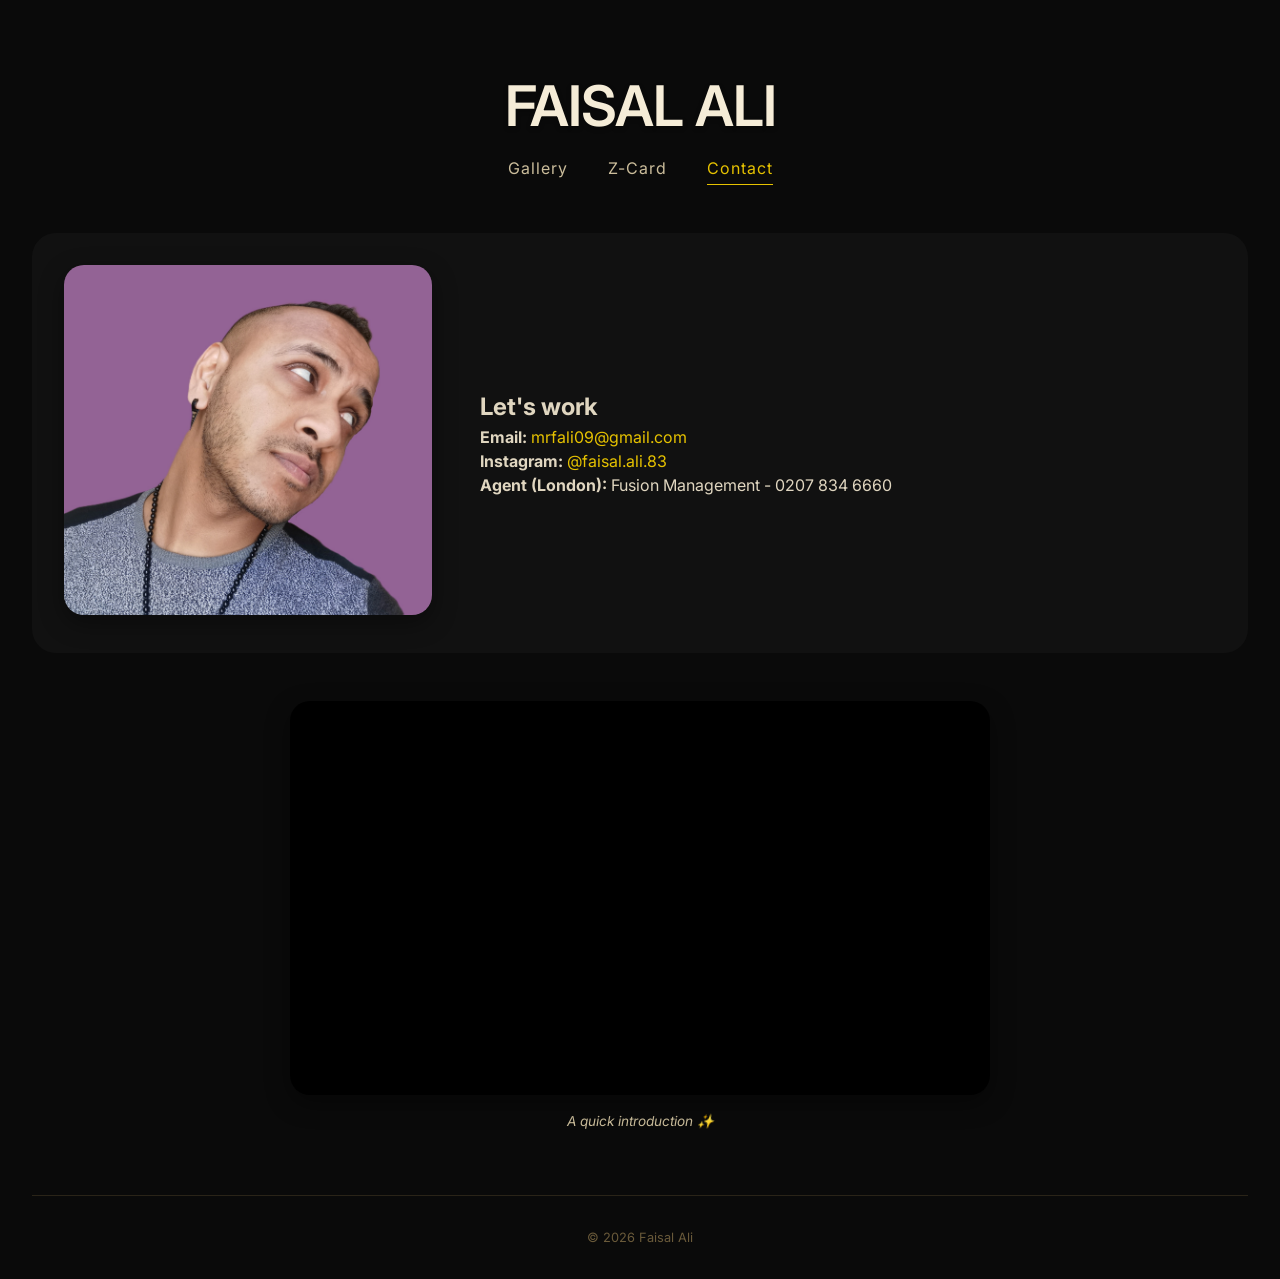
<file: contact.html>
<!DOCTYPE html>
<html lang="en">
<head>
    <meta charset="UTF-8">
    <meta name="viewport" content="width=device-width, initial-scale=1.0">
    <title>Contact | Faisal Ali</title>
    <link rel="stylesheet" href="style.css">
    <link rel="icon" type="image/png" href="DaLogo.png">
</head>
<body class="contact-page">
    <div class="container">
        <div class="hero-center">
            <h1 class="name"><a href="index.html">Faisal Ali</a></h1>
            <nav class="main-nav">
                <a href="gallery.html">Gallery</a>
                <a href="zcard.html">Z-Card</a>
                <a href="contact.html" class="active">Contact</a>
            </nav>
        </div>
        
        <div class="contact-layout">
            <div class="contact-photo">
                <img src="photos/40.jpg" alt="Faisal Ali">
            </div>
            
            <div class="contact-info">
                <h2>Let's work</h2>
                <p><strong>Email:</strong> <a href="mailto:mrfali09@gmail.com">mrfali09@gmail.com</a></p>
                <p><strong>Instagram:</strong> <a href="https://www.instagram.com/faisal.ali.83" target="_blank">@faisal.ali.83</a></p>
                <p><strong>Agent (London):</strong> Fusion Management - 0207 834 6660</p>
            </div>
        </div>

        <!-- NEW: Video section -->
        <div class="video-section">
            <div class="video-wrapper">
                <iframe 
                    src="https://www.youtube.com/embed/1eJeyMJbjGw?si=erMWsiSszv361VxA" 
                    title="YouTube video player" 
                    frameborder="0" 
                    allow="accelerometer; autoplay; clipboard-write; encrypted-media; gyroscope; picture-in-picture; web-share" 
                    referrerpolicy="strict-origin-when-cross-origin" 
                    allowfullscreen>
                </iframe>
            </div>
            <p class="video-caption">A quick introduction ✨</p>
        </div>

        <footer>
            <p>© 2026 Faisal Ali</p>
        </footer>
    </div>
    <script src="script.js"></script>
</body>
</html>
</file>
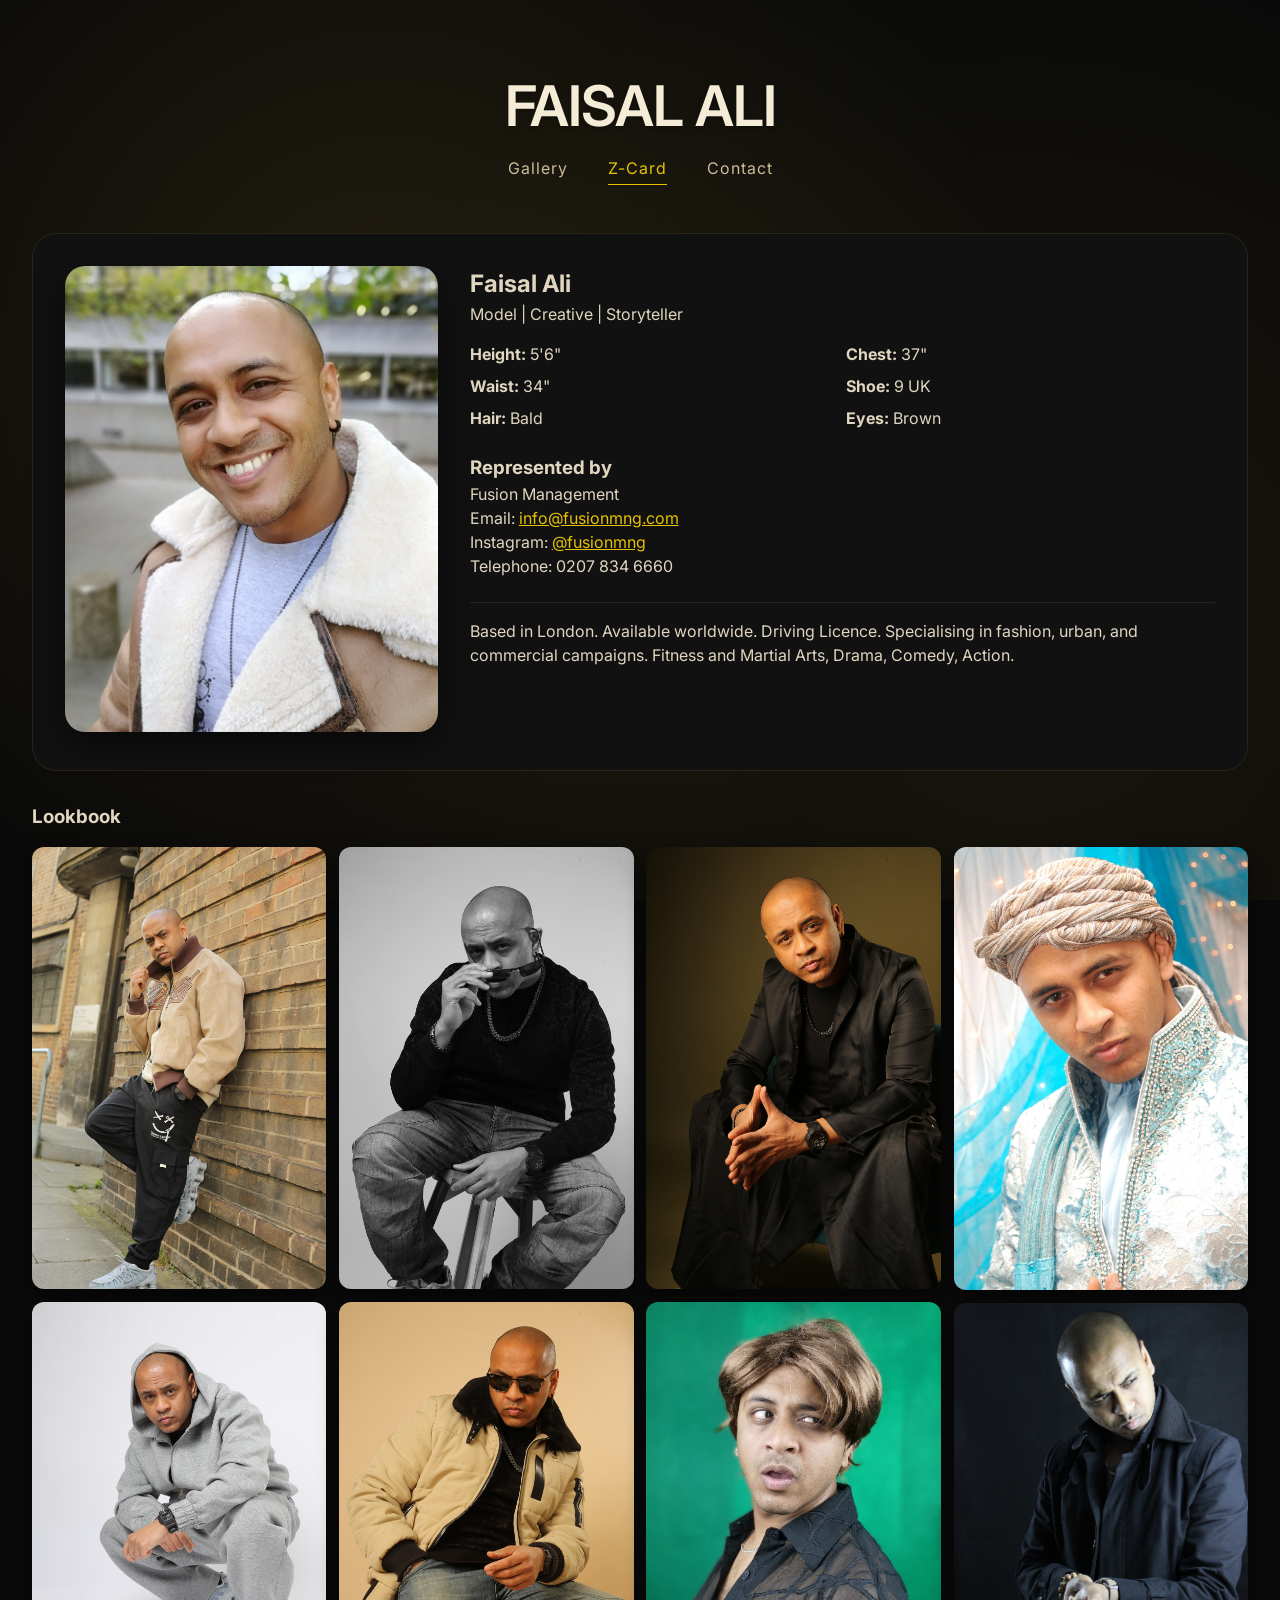
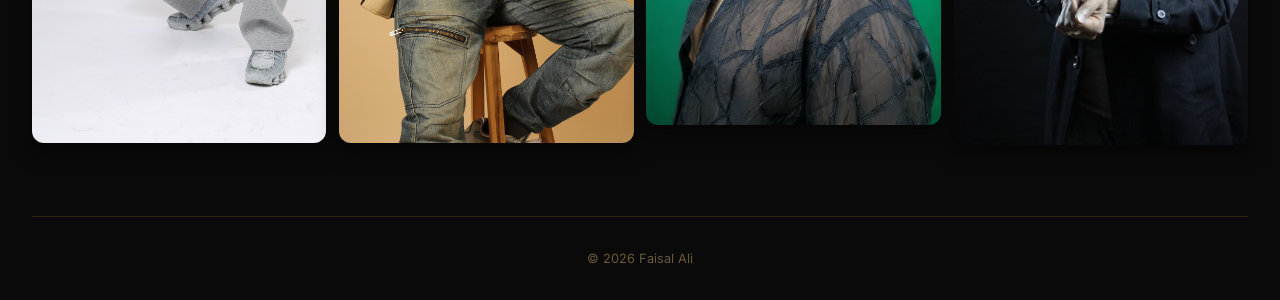
<file: zcard.html>
<!DOCTYPE html>
<html lang="en">
<head>
    <meta charset="UTF-8">
    <meta name="viewport" content="width=device-width, initial-scale=1.0">
    <title>Faisal Ali | Z-Card</title>
    <link rel="stylesheet" href="style.css">
    <link rel="icon" type="image/png" href="DaLogo.png">
</head>
<body class="zcard-page">
    <div class="container">
        <div class="hero-center">
            <h1 class="name"><a href="index.html">Faisal Ali</a></h1>
            <nav class="main-nav">
                <a href="gallery.html">Gallery</a>
                <a href="zcard.html" class="active">Z-Card</a>
                <a href="contact.html">Contact</a>
            </nav>
        </div>

        <div class="zcard">
            <div class="zcard-left">
                <img src="photos/38.jpg" alt="Faisal Ali" class="zcard-photo">
                <!-- You can change the photo path later -->
            </div>
            <div class="zcard-right">
                <h2>Faisal Ali</h2>
                <p class="tagline">Model | Creative | Storyteller</p>
                <div class="stats">
                    <div><strong>Height:</strong> 5'6"</div>
                    <div><strong>Chest:</strong> 37"</div>
                    <div><strong>Waist:</strong> 34"</div>
                    <div><strong>Shoe:</strong> 9 UK</div>
                    <div><strong>Hair:</strong> Bald</div>
                    <div><strong>Eyes:</strong> Brown</div>
                </div>
                <div class="agency">
                    <h3>Represented by</h3>
                    <p>Fusion Management</p>
                    <p>Email: <a href="mailto:info@fusionmng.com">info@fusionmng.com</a></p>
                    <p>Instagram: <a href="https://www.instagram.com/fusionmng" target="_blank">@fusionmng</a></p>
                    <p>Telephone: 0207 834 6660</p>
                </div>
                <div class="bio">
                    <p>Based in London. Available worldwide. Driving Licence. Specialising in fashion, urban, and commercial campaigns. Fitness and Martial Arts, Drama, Comedy, Action.</p>
                </div>
            </div>
        </div>

        <!-- Small gallery strip for Z-card (optional) -->
        <div class="zcard-strip">
            <h3>Lookbook</h3>
            <div class="mini-masonry" id="mini-gallery"></div>
        </div>

        <footer>
            <p>© 2026 Faisal Ali</p>
        </footer>
    </div>
    <script src="script.js"></script>
</body>
</html>
</file>
<file: style.css>
@import url('https://fonts.googleapis.com/css2?family=Inter:opsz,wght@14..32,300;14..32,400;14..32,600&display=swap');

/* HOMEPAGE COLLAGE STYLES */
.home-page {
    overflow-x: hidden;
}

.collage-bg {
    position: fixed;
    top: 0;
    left: 0;
    width: 100%;
    height: 100%;
    z-index: 0;
    overflow: hidden;
}

.collage-item {
    position: absolute;
    opacity: 0.85 !important;  /* Force visibility */
    animation: fadeInScale 0.8s ease-out forwards;
    cursor: pointer;
    transition: transform 0.3s, z-index 0s;
    border-radius: 12px;
    overflow: hidden;
    box-shadow: 0 8px 25px rgba(0,0,0,0.3);
}

.collage-item:hover {
    transform: scale(1.05) rotate(0deg) !important;
    z-index: 100;
    opacity: 1 !important;
}

.collage-item img {
    width: 100%;
    height: 100%;
    object-fit: cover;
    display: block;
    transition: transform 0.5s;
}

/* Make sure overlay doesn't block clicks */
.collage-overlay {
    position: fixed;
    top: 0;
    left: 0;
    width: 100%;
    height: 100%;
    background: radial-gradient(circle at 50% 50%, rgba(230,194,0,0.08) 0%, rgba(0,0,0,0.85) 70%);
    z-index: 1;
    pointer-events: none;
}

.name a {
    color: #f5ecd7;
    text-decoration: none;
    transition: color 0.3s ease;
}

.name a:hover {
    color: #e6c200;
}

/* Warm caramel glow for all inner pages */
.gallery-page .container,
.zcard-page .container,
.contact-page .container {
    position: relative;
    z-index: 2;
}

.gallery-page::before,
.zcard-page::before {
    content: '';
    position: fixed;
    top: 0;
    left: 0;
    width: 100%;
    height: 100%;
    background: radial-gradient(circle at 30% 40%, rgba(210, 170, 50, 0.12) 0%, transparent 60%),
                radial-gradient(circle at 80% 70%, rgba(210, 170, 50, 0.08) 0%, transparent 60%);
    pointer-events: none;
    z-index: 0;
}

.home-hero {
    position: fixed;
    top: 50%;
    left: 50%;
    transform: translate(-50%, -50%);
    text-align: center;
    z-index: 2;
    width: 100%;
    padding: 2rem;
}

.home-name {
    font-size: 5rem;
    font-weight: 700;
    letter-spacing: -0.02em;
    color: #fff;
    text-shadow: 0 0 30px rgba(0,0,0,0.5);
    margin-bottom: 0.5rem;
    animation: fadeInUp 1s ease-out;
}

.home-tagline {
    font-size: 1.2rem;
    color: #e6c200;
    letter-spacing: 3px;
    text-transform: uppercase;
    margin-bottom: 2rem;
    animation: fadeInUp 1s ease-out 0.2s both;
}

.home-nav {
    display: flex;
    justify-content: center;
    gap: 2.5rem;
    margin-top: 1rem;
    animation: fadeInUp 1s ease-out 0.4s both;
}

.home-nav a {
    color: #fff;
    text-decoration: none;
    font-size: 1rem;
    letter-spacing: 1px;
    padding: 0.5rem 1rem;
    border: 1px solid rgba(255,255,255,0.3);
    border-radius: 30px;
    transition: all 0.3s;
    backdrop-filter: blur(5px);
}

.home-nav a:hover {
    background: #e6c200;
    color: #000;
    border-color: #e6c200;
}

.scroll-hint {
    position: absolute;
    bottom: -80px;
    left: 50%;
    transform: translateX(-50%);
    text-align: center;
    color: rgba(255,255,255,0.7);
    font-size: 0.8rem;
    letter-spacing: 2px;
    cursor: pointer;
    transition: opacity 0.3s;
}

.scroll-arrow {
    font-size: 1.5rem;
    margin-bottom: 0.5rem;
    animation: bounce 2s infinite;
}

@keyframes fadeInScale {
    0% {
        opacity: 0;
        transform: scale(0.8);
    }
    100% {
        opacity: 0.85;
        transform: scale(1);
    }
}

@keyframes fadeInUp {
    from {
        opacity: 0;
        transform: translateY(30px);
    }
    to {
        opacity: 1;
        transform: translateY(0);
    }
}

@keyframes float {
    0%, 100% {
        transform: translateY(0px) rotate(var(--rotation, 0deg));
    }
    50% {
        transform: translateY(-15px) rotate(var(--rotation, 0deg));
    }
}

@keyframes bounce {
    0%, 100% {
        transform: translateY(0);
    }
    50% {
        transform: translateY(10px);
    }
}

/* Responsive */
@media (max-width: 768px) {
    .home-name {
        font-size: 2.5rem;
    }
    .home-nav {
        gap: 1rem;
        flex-wrap: wrap;
    }
    .collage-item {
        width: 120px;
        height: 160px;
    }
}

/* Reset & Base */
* {
    margin: 0;
    padding: 0;
    box-sizing: border-box;
}

body {
    background: #0a0a0a;
    color: #e0d6c0; /* warm caramel text */
    font-family: 'Inter', 'Helvetica Neue', sans-serif;
    line-height: 1.5;
}

/* Import Google Font */
.container {
    max-width: 1400px;
    margin: 0 auto;
    padding: 2rem;
    position: relative;
    z-index: 2;
}

/* Overlay for depth */
.overlay {
    position: fixed;
    top: 0;
    left: 0;
    width: 100%;
    height: 100%;
    background: radial-gradient(circle at 20% 30%, rgba(30,20,10,0.4) 0%, #0a0a0a 90%);
    pointer-events: none;
    z-index: 0;
}


/* Centered hero */
.hero-center {
    text-align: center;
    margin: 2rem 0 3rem;
    position: relative;
    z-index: 5;
}

.name {
    font-size: 3.5rem;
    font-weight: 600;
    letter-spacing: -0.02em;
    color: #f5ecd7;
    text-transform: uppercase;
    margin-bottom: 0.5rem;
    text-shadow: 0 2px 5px rgba(0,0,0,0.3);
}

.main-nav {
    display: flex;
    justify-content: center;
    gap: 2.5rem;
    margin-top: 0.5rem;
}

.main-nav a {
    color: #cbbd9b;
    text-decoration: none;
    font-weight: 400;
    letter-spacing: 1px;
    font-size: 1rem;
    transition: 0.3s;
    border-bottom: 1px solid transparent;
    padding-bottom: 4px;
}

.main-nav a:hover, .main-nav a.active {
    color: #e6c200;
    border-bottom-color: #e6c200;
}

/* Filter bar */
.filter-bar {
    display: flex;
    justify-content: center;
    gap: 1rem;
    margin: 2rem 0 2rem;
}

.filter-btn {
    background: rgba(30,30,30,0.8);
    border: 1px solid #3a2e1f;
    color: #cbbd9b;
    padding: 0.5rem 1.2rem;
    border-radius: 40px;
    cursor: pointer;
    font-size: 0.85rem;
    transition: 0.2s;
    backdrop-filter: blur(5px);
}

.filter-btn.active, .filter-btn:hover {
    background: #e6c200;
    color: #0a0a0a;
    border-color: #e6c200;
}


/* Masonry Gallery */
.masonry {
    column-count: 3;
    column-gap: 1.2rem;
    margin-top: 1rem;
}

.masonry-item {
    break-inside: avoid;
    margin-bottom: 1.2rem;
    position: relative;
    cursor: pointer;
    transition: transform 0.2s, opacity 0.3s;
}

.masonry-item img {
    width: 100%;
    display: block;
    border-radius: 12px;
    box-shadow: 0 8px 20px rgba(0,0,0,0.5);
    transition: 0.3s;
}

.masonry-item:hover img {
    transform: scale(0.98);
    opacity: 0.9;
}

/* Drag & drop ghost class */
.sortable-drag {
    opacity: 0.4;
}

/* Responsive masonry */
@media (max-width: 1024px) {
    .masonry { column-count: 2; }
}
@media (max-width: 640px) {
    .masonry { column-count: 1; }
    .name { font-size: 2.2rem; }
}


/* Z-Card page */
.zcard {
    display: flex;
    flex-wrap: wrap;
    gap: 2rem;
    background: #111;
    border-radius: 24px;
    padding: 2rem;
    margin: 2rem 0;
    border: 1px solid #2a2418;
}

.zcard-left {
    flex: 1;
    min-width: 200px;
}
.zcard-photo {
    width: 100%;
    border-radius: 20px;
    box-shadow: 0 12px 30px rgba(0,0,0,0.5);
}
.zcard-right {
    flex: 2;
}
.stats {
    display: grid;
    grid-template-columns: repeat(2,1fr);
    gap: 0.5rem;
    margin: 1rem 0;
}
.agency {
    margin: 1.5rem 0;
}
.agency a {
    color: #e6c200;
}
.bio {
    margin-top: 1rem;
    border-top: 1px solid #2a2418;
    padding-top: 1rem;
}

.mini-masonry {
    column-count: 4;
    column-gap: 0.8rem;
    margin-top: 1rem;
}
.mini-masonry .masonry-item {
    margin-bottom: 0.8rem;
}


/* Contact page layout with photo */
.contact-layout {
    display: flex;
    flex-wrap: wrap;
    gap: 3rem;
    margin: 3rem 0;
    background: #111;
    border-radius: 24px;
    padding: 2rem;
    align-items: center;
}

.contact-info {
    flex: 2;
    min-width: 250px;
}

.contact-photo {
    flex: 1;
    min-width: 200px;
}

.contact-photo img {
    width: 100%;
    border-radius: 20px;
    box-shadow: 0 8px 25px rgba(0,0,0,0.4);
    transition: transform 0.3s ease;
}

.contact-photo img:hover {
    transform: scale(1.02);
}

/* Responsive: stack on mobile */
@media (max-width: 768px) {
    .contact-layout {
        flex-direction: column;
        text-align: center;
    }
    .contact-photo {
        max-width: 300px;
        margin: 0 auto;
    }
}

/* Make all links on contact page gold */
.contact-info a {
    color: #e6c200;
    text-decoration: none;
    transition: color 0.3s ease;
}

.contact-info a:hover {
    color: #ffd700;
    text-decoration: underline;
}


/* Video section styles - FIXED RECTANGLE SIZE */
.video-section {
    margin: 3rem auto;
    text-align: center;
    max-width: 700px; /* Controls the overall width */
}

.video-wrapper {
    position: relative;
    padding-bottom: 56.25%; /* 16:9 aspect ratio */
    height: 0;
    overflow: hidden;
    border-radius: 20px;
    box-shadow: 0 8px 25px rgba(0,0,0,0.4);
    background: #000;
    max-width: 100%;
    margin: 0 auto;
}

.video-wrapper iframe {
    position: absolute;
    top: 0;
    left: 0;
    width: 100%;
    height: 100%;
    border: none;
    border-radius: 20px;
}

.video-caption {
    margin-top: 1rem;
    color: #cbbd9b;
    font-size: 0.85rem;
    font-style: italic;
}


/* footer */
footer {
    text-align: center;
    margin-top: 4rem;
    padding-top: 2rem;
    border-top: 1px solid #2a2418;
    color: #6a5a3a;
    font-size: 0.8rem;
}
</file>
